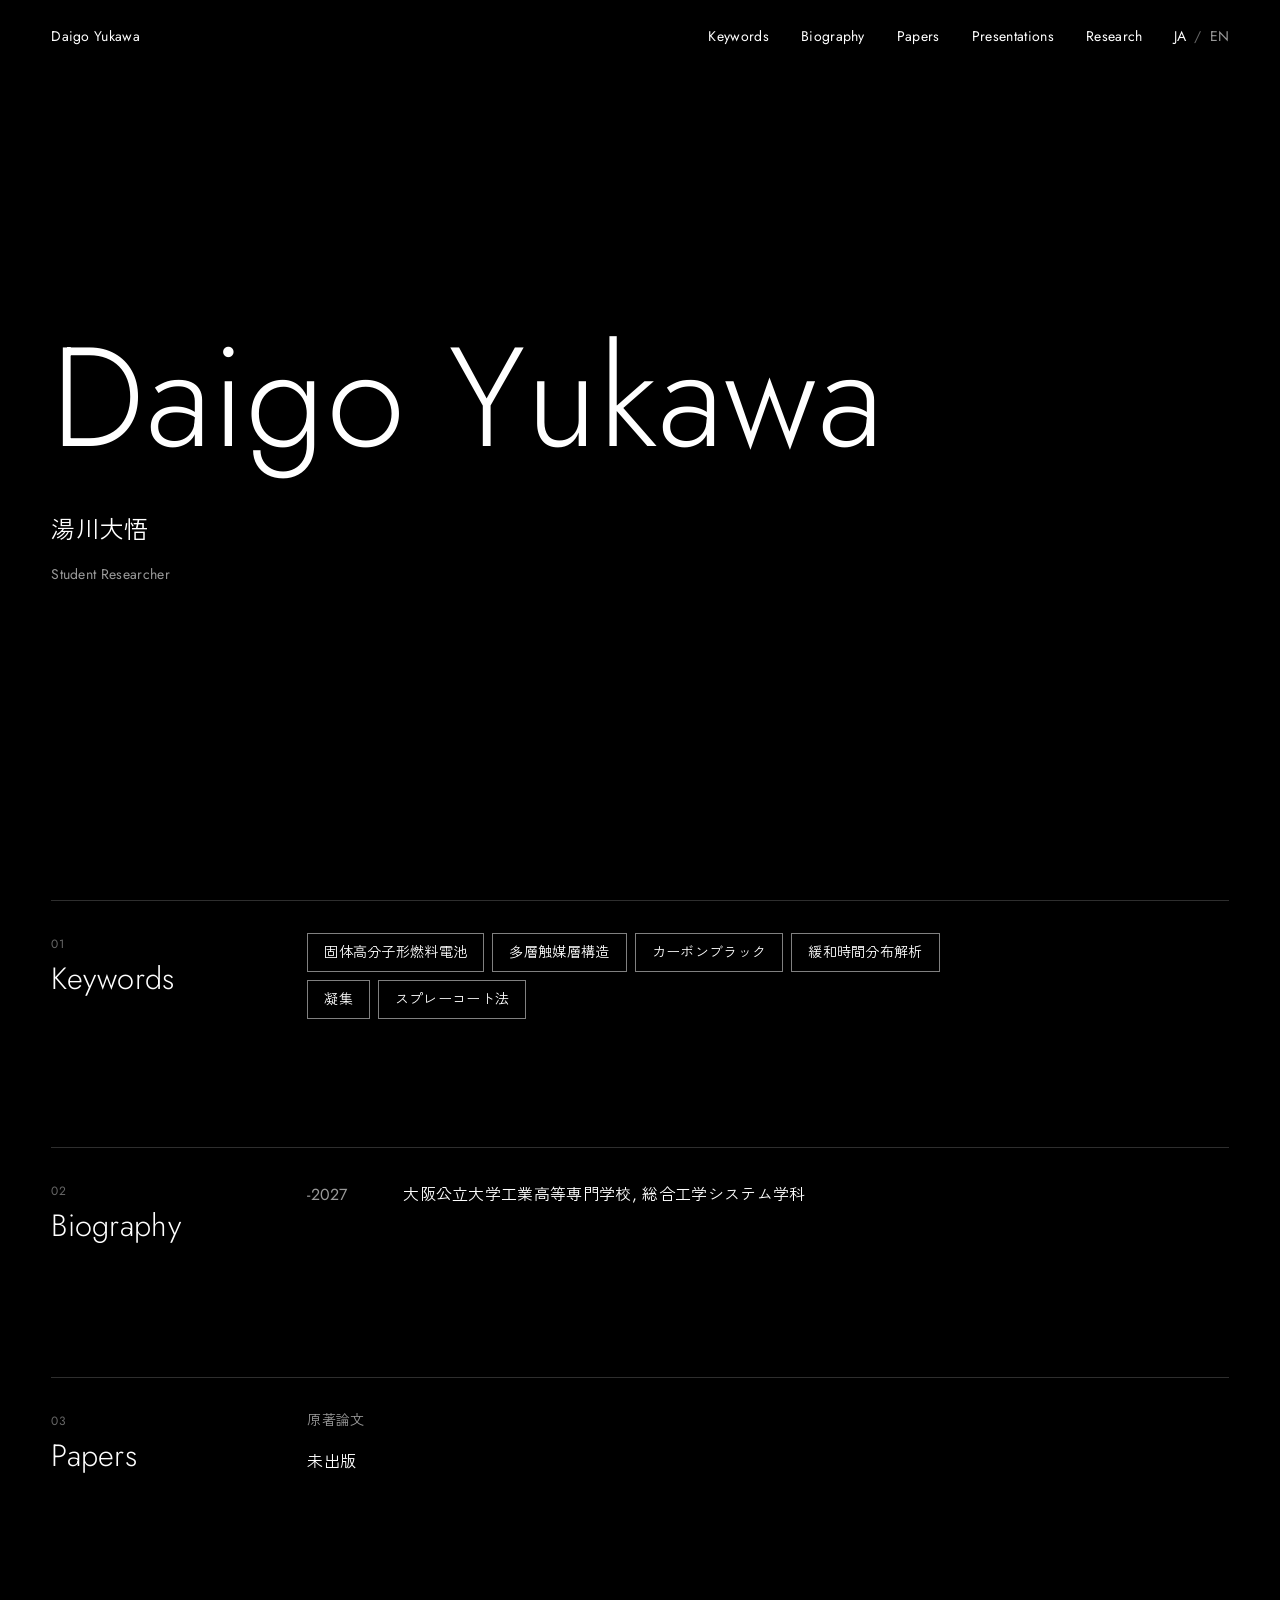
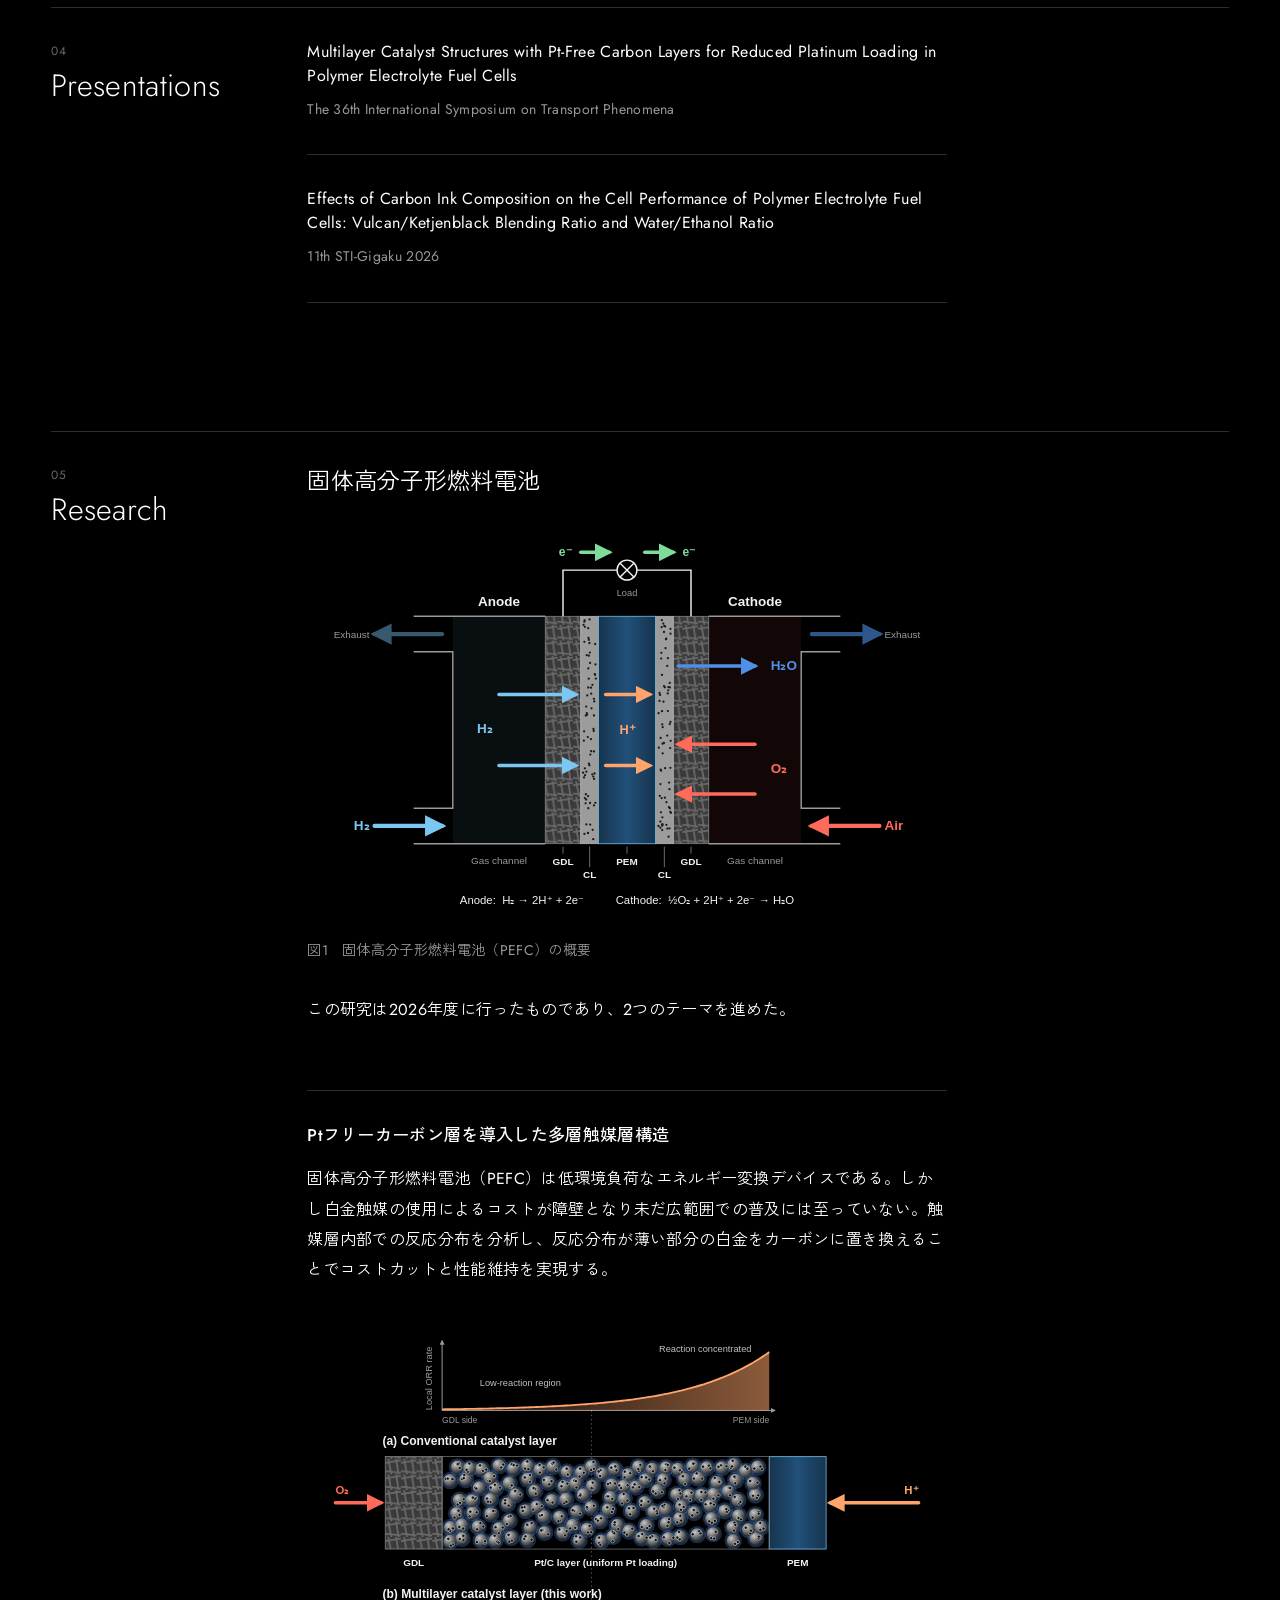
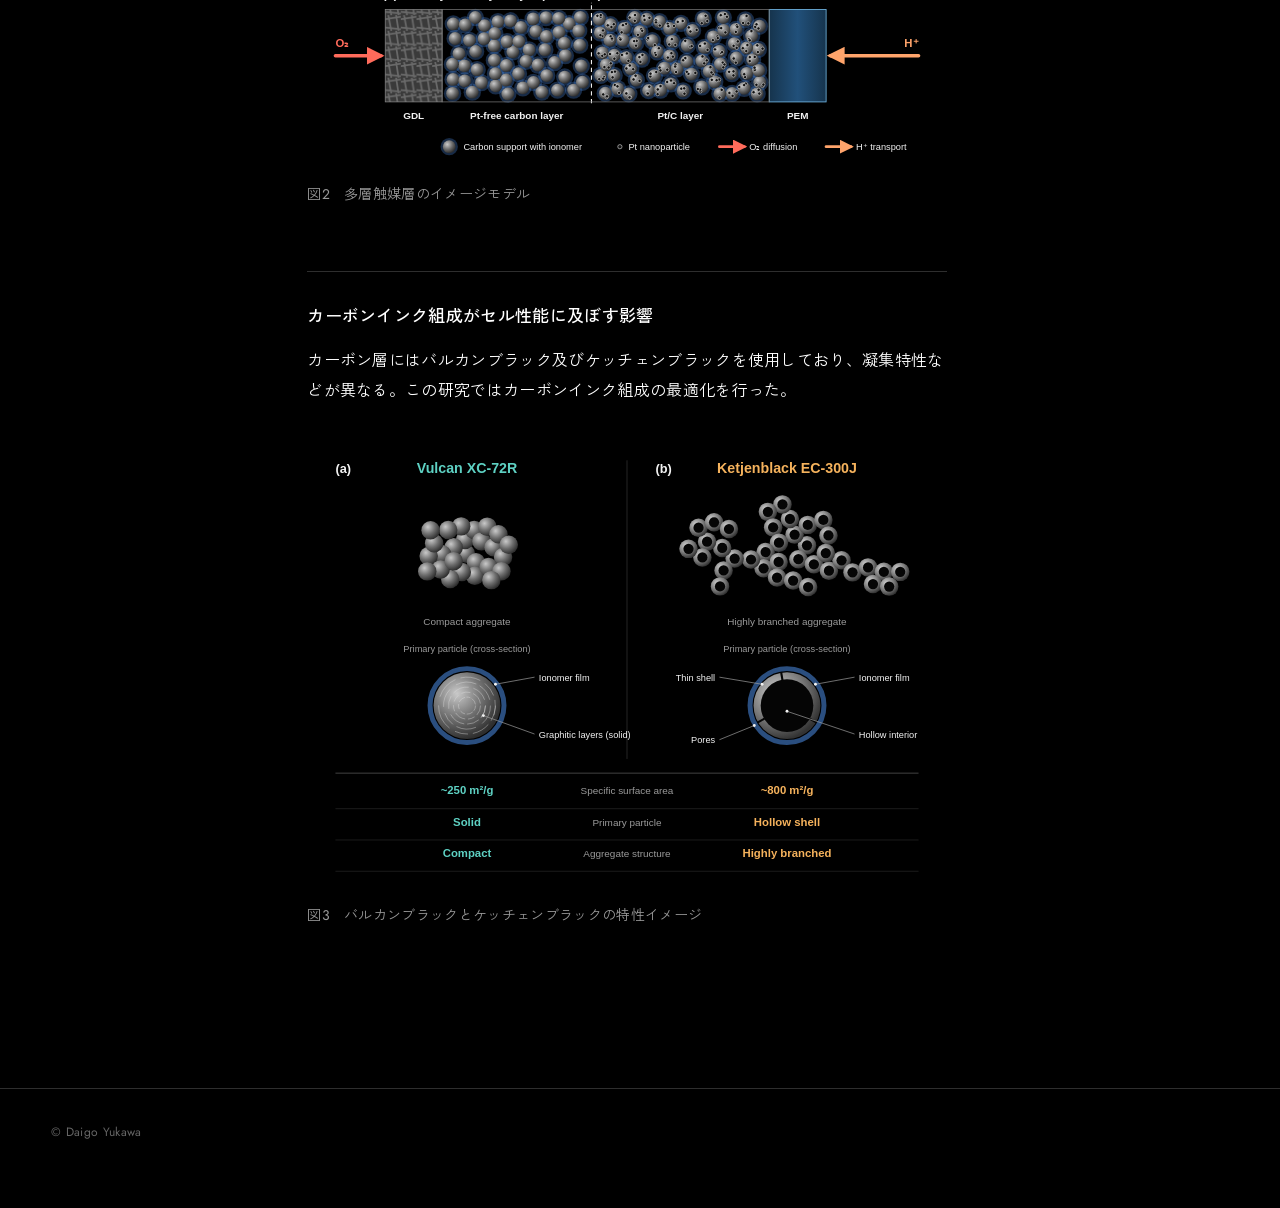
<file: index.html>
<!DOCTYPE html>
<!-- lang="ja" が初期表示の言語。右上の JA / EN ボタンで main.js が切り替えます -->
<html lang="ja">
<head>
  <meta charset="UTF-8">
  <meta name="viewport" content="width=device-width, initial-scale=1">
  <title>Daigo Yukawa | 湯川大悟</title>
  <meta name="description" content="湯川大悟（Daigo Yukawa）— 固体高分子形燃料電池を研究する学生研究者の個人ページ。 / Personal website of Daigo Yukawa, a student researcher working on polymer electrolyte fuel cells.">
  <meta name="theme-color" content="#000000">

  <!-- フォント（Google Fonts）：英数字 Jost / 日本語 Zen Kaku Gothic New -->
  <link rel="preconnect" href="https://fonts.googleapis.com">
  <link rel="preconnect" href="https://fonts.gstatic.com" crossorigin>
  <link rel="stylesheet" href="https://fonts.googleapis.com/css2?family=Jost:wght@300;400;500&family=Zen+Kaku+Gothic+New:wght@400;500&display=swap">

  <!-- スタイル（上から順に読み込む。色やサイズは variables.css で変更） -->
  <link rel="stylesheet" href="css/variables.css">
  <link rel="stylesheet" href="css/base.css">
  <link rel="stylesheet" href="css/layout.css">
  <link rel="stylesheet" href="css/components.css">
  <link rel="stylesheet" href="css/motion.css">
</head>
<body>

  <!--
    【日本語と英語の書き方】
    lang="ja" を付けた要素は日本語表示のときだけ、lang="en" を付けた要素は英語表示のときだけ見えます。
    どちらの言語でも同じ内容（発表タイトルなど）は、lang を付けずに 1 つだけ書けば両方で表示されます。
  -->

  <!-- 画面上端の読み進み線（スクロール量に応じて伸びる） -->
  <div class="scroll-progress" aria-hidden="true"></div>

  <!-- ===== ヘッダー・メニュー ここから ===== -->
  <header class="site-header">
    <a class="site-logo nav-link" href="#top">Daigo Yukawa</a>

    <div class="header-controls">
      <!-- メニュー項目を増やすときは <li> を 1 つコピーし、href を各セクションの id に合わせる -->
      <nav class="site-nav" id="site-nav" aria-label="Menu">
        <ul class="site-nav-list">
          <li><a class="nav-link" href="#keywords">Keywords</a></li>
          <li><a class="nav-link" href="#biography">Biography</a></li>
          <li><a class="nav-link" href="#papers">Papers</a></li>
          <li><a class="nav-link" href="#presentations">Presentations</a></li>
          <li><a class="nav-link" href="#research">Research</a></li>
        </ul>
      </nav>

      <!-- 言語の切り替え（押された方のボタンが白く表示される） -->
      <div class="lang-switch" role="group" aria-label="Language">
        <button class="lang-button nav-link" type="button" data-lang="ja" aria-pressed="true">JA</button>
        <span class="lang-divider" aria-hidden="true">/</span>
        <button class="lang-button nav-link" type="button" data-lang="en" aria-pressed="false">EN</button>
      </div>

      <!-- スマホ表示のときだけ出るボタン（文字は main.js が Menu / Close に切り替え） -->
      <button class="menu-button nav-link" type="button" aria-expanded="false" aria-controls="site-nav">Menu</button>
    </div>
  </header>
  <!-- ===== ヘッダー・メニュー ここまで ===== -->

  <main class="site-main">

    <!-- ===== トップ（名前） ここから ===== -->
    <section class="hero" id="top" aria-label="Top">
      <h1 class="hero-name">Daigo Yukawa</h1>
      <p class="hero-name-ja">湯川大悟</p>
      <p class="hero-title">Student Researcher</p>
    </section>
    <!-- ===== トップ（名前） ここまで ===== -->


    <!-- ===== 研究キーワード ここから ===== -->
    <section class="section" id="keywords" aria-labelledby="keywords-title">
      <header class="section-header">
        <p class="section-number">01</p>
        <h2 class="section-title" id="keywords-title">Keywords</h2>
      </header>
      <div class="section-body">
        <!-- キーワードを追加するときは <li> を 1 つコピーし、日本語と英語を書き換える -->
        <ul class="keyword-list">
          <li class="keyword-item"><span lang="ja">固体高分子形燃料電池</span><span lang="en">Polymer electrolyte fuel cells</span></li>
          <li class="keyword-item"><span lang="ja">多層触媒層構造</span><span lang="en">Multilayer catalyst layer structure</span></li>
          <li class="keyword-item"><span lang="ja">カーボンブラック</span><span lang="en">Carbon black</span></li>
          <li class="keyword-item"><span lang="ja">緩和時間分布解析</span><span lang="en">Distribution of relaxation times analysis</span></li>
          <li class="keyword-item"><span lang="ja">凝集</span><span lang="en">Agglomeration</span></li>
          <li class="keyword-item"><span lang="ja">スプレーコート法</span><span lang="en">Spray coating</span></li>
        </ul>
      </div>
    </section>
    <!-- ===== 研究キーワード ここまで ===== -->


    <!-- ===== 経歴 ここから ===== -->
    <section class="section" id="biography" aria-labelledby="biography-title">
      <header class="section-header">
        <p class="section-number">02</p>
        <h2 class="section-title" id="biography-title">Biography</h2>
      </header>
      <div class="section-body">
        <!-- 経歴を追加するときは <li class="biography-item"> ～ </li> を 1 つコピーする -->
        <ul class="biography-list">
          <li class="biography-item">
            <span class="biography-period">-2027</span>
            <span class="biography-detail" lang="ja">大阪公立大学工業高等専門学校, 総合工学システム学科</span>
            <span class="biography-detail" lang="en">Osaka Metropolitan University College of Technology, Department of Integrated Engineering Systems</span>
          </li>
        </ul>
      </div>
    </section>
    <!-- ===== 経歴 ここまで ===== -->


    <!-- ===== 原著論文 ここから ===== -->
    <section class="section" id="papers" aria-labelledby="papers-title">
      <header class="section-header">
        <p class="section-number">03</p>
        <h2 class="section-title" id="papers-title">Papers</h2>
      </header>
      <div class="section-body">
        <h3 class="paper-category"><span lang="ja">原著論文</span><span lang="en">Full Papers</span></h3>
        <!-- 論文を追加するときは <li class="paper-item"> を 1 つコピーする
             （論文名は英語だけで書けば両方の言語で表示される。
              「未出版」の行は、最初の論文を追加したら削除する） -->
        <ul class="paper-list">
          <li class="paper-item"><span lang="ja">未出版</span><span lang="en">Unpublished</span></li>
        </ul>
      </div>
    </section>
    <!-- ===== 原著論文 ここまで ===== -->


    <!-- ===== 学会発表 ここから ===== -->
    <section class="section" id="presentations" aria-labelledby="presentations-title">
      <header class="section-header">
        <p class="section-number">04</p>
        <h2 class="section-title" id="presentations-title">Presentations</h2>
      </header>
      <div class="section-body">
        <!-- 新しい学会発表を追加するときは <li class="presentation-item"> ～ </li> を 1 つコピーする
             （新しいものを上に置く場合はリストの先頭に貼り付ける。英語だけなので両言語共通） -->
        <ul class="presentation-list">
          <li class="presentation-item">
            <p class="presentation-title">Multilayer Catalyst Structures with Pt-Free Carbon Layers for Reduced Platinum Loading in Polymer Electrolyte Fuel Cells</p>
            <p class="presentation-venue">The 36th International Symposium on Transport Phenomena</p>
          </li>
          <li class="presentation-item">
            <p class="presentation-title">Effects of Carbon Ink Composition on the Cell Performance of Polymer Electrolyte Fuel Cells: Vulcan/Ketjenblack Blending Ratio and Water/Ethanol Ratio</p>
            <p class="presentation-venue">11th STI-Gigaku 2026</p>
          </li>
        </ul>
      </div>
    </section>
    <!-- ===== 学会発表 ここまで ===== -->


    <!-- ===== 研究内容 ここから ===== -->
    <section class="section" id="research" aria-labelledby="research-title">
      <header class="section-header">
        <p class="section-number">05</p>
        <h2 class="section-title" id="research-title">Research</h2>
      </header>

      <!-- ----- 研究内容（日本語） ここから ----- -->
      <div class="section-body" lang="ja">
        <h3 class="research-heading">固体高分子形燃料電池</h3>

        <!-- 図版：画像を差し替えるときは src と alt、figcaption の文章を書き換える -->
        <figure class="research-figure">
          <button class="figure-button" type="button">
            <img class="figure-image" src="images/fig1-pefc.svg" alt="PEFCの断面図。アノードに水素、カソードに空気を供給し、ガス流路・GDL・触媒層（CL）・電解質膜（PEM）を通って水素イオンと電子が移動する様子と、両極の反応式を示す" width="900" height="560">
            <span class="visually-hidden">（拡大表示）</span>
          </button>
          <figcaption class="figure-caption">図1　固体高分子形燃料電池（PEFC）の概要</figcaption>
        </figure>

        <p class="research-text">この研究は2026年度に行ったものであり、2つのテーマを進めた。</p>

        <!-- テーマ1 -->
        <h4 class="research-subheading">Ptフリーカーボン層を導入した多層触媒層構造</h4>
        <p class="research-text">固体高分子形燃料電池（PEFC）は低環境負荷なエネルギー変換デバイスである。しかし白金触媒の使用によるコストが障壁となり未だ広範囲での普及には至っていない。触媒層内部での反応分布を分析し、反応分布が薄い部分の白金をカーボンに置き換えることでコストカットと性能維持を実現する。</p>

        <figure class="research-figure">
          <button class="figure-button" type="button">
            <img class="figure-image" src="images/fig2-multilayer.svg" alt="（a）白金担持量が均一な従来の触媒層と、（b）反応の少ない領域をPtフリーカーボン層に置き換えた多層触媒層を、局所的な酸素還元反応速度の分布とともに比較した図" width="900" height="640">
            <span class="visually-hidden">（拡大表示）</span>
          </button>
          <figcaption class="figure-caption">図2　多層触媒層のイメージモデル</figcaption>
        </figure>

        <!-- テーマ2 -->
        <h4 class="research-subheading">カーボンインク組成がセル性能に及ぼす影響</h4>
        <p class="research-text">カーボン層にはバルカンブラック及びケッチェンブラックを使用しており、凝集特性などが異なる。この研究ではカーボンインク組成の最適化を行った。</p>

        <figure class="research-figure">
          <button class="figure-button" type="button">
            <img class="figure-image" src="images/fig3-carbon-black.svg" alt="（a）バルカンブラック（Vulcan XC-72R）と（b）ケッチェンブラック（Ketjenblack EC-300J）の比較。凝集体構造（コンパクト／高分岐）、一次粒子の断面（中実／中空）、比表面積（約250 m²/g／約800 m²/g）を示す" width="900" height="640">
            <span class="visually-hidden">（拡大表示）</span>
          </button>
          <figcaption class="figure-caption">図3　バルカンブラックとケッチェンブラックの特性イメージ</figcaption>
        </figure>
      </div>
      <!-- ----- 研究内容（日本語） ここまで ----- -->

      <!-- ----- 研究内容（英語） ここから ----- -->
      <div class="section-body" lang="en">
        <h3 class="research-heading">Polymer Electrolyte Fuel Cells</h3>

        <figure class="research-figure">
          <button class="figure-button" type="button">
            <img class="figure-image" src="images/fig1-pefc.svg" alt="Cross-section of a PEFC. Hydrogen is supplied to the anode and air to the cathode; protons and electrons travel through the gas channels, GDL, catalyst layers (CL) and membrane (PEM). The reactions at both electrodes are shown." width="900" height="560">
            <span class="visually-hidden">(enlarge)</span>
          </button>
          <figcaption class="figure-caption">Fig. 1  Overview of a polymer electrolyte fuel cell (PEFC)</figcaption>
        </figure>

        <p class="research-text">This research was carried out in fiscal year 2026 and covered two themes.</p>

        <!-- Theme 1 -->
        <h4 class="research-subheading">Multilayer catalyst layer structures with Pt-free carbon layers</h4>
        <p class="research-text">Polymer electrolyte fuel cells (PEFCs) are energy conversion devices with a low environmental impact. However, the cost of platinum catalysts remains a barrier, and PEFCs have yet to be widely adopted. By analyzing the reaction distribution inside the catalyst layer and replacing platinum with carbon in regions where little reaction occurs, this work aims to reduce cost while maintaining cell performance.</p>

        <figure class="research-figure">
          <button class="figure-button" type="button">
            <img class="figure-image" src="images/fig2-multilayer.svg" alt="Comparison of (a) a conventional catalyst layer with uniform platinum loading and (b) a multilayer catalyst layer in which the low-reaction region is replaced by a Pt-free carbon layer, shown with the local oxygen reduction reaction rate." width="900" height="640">
            <span class="visually-hidden">(enlarge)</span>
          </button>
          <figcaption class="figure-caption">Fig. 2  Schematic model of a multilayer catalyst layer</figcaption>
        </figure>

        <!-- Theme 2 -->
        <h4 class="research-subheading">Effect of carbon ink composition on cell performance</h4>
        <p class="research-text">The carbon layer uses Vulcan black and Ketjenblack, which differ in properties such as agglomeration behavior. In this study, the composition of the carbon ink was optimized.</p>

        <figure class="research-figure">
          <button class="figure-button" type="button">
            <img class="figure-image" src="images/fig3-carbon-black.svg" alt="Comparison of (a) Vulcan XC-72R and (b) Ketjenblack EC-300J: aggregate structure (compact / highly branched), primary particle cross-section (solid / hollow shell) and specific surface area (about 250 m²/g / about 800 m²/g)." width="900" height="640">
            <span class="visually-hidden">(enlarge)</span>
          </button>
          <figcaption class="figure-caption">Fig. 3  Characteristics of Vulcan black and Ketjenblack</figcaption>
        </figure>
      </div>
      <!-- ----- 研究内容（英語） ここまで ----- -->
    </section>
    <!-- ===== 研究内容 ここまで ===== -->

  </main>

  <!-- ===== フッター ここから ===== -->
  <footer class="site-footer">
    <p>© Daigo Yukawa</p>
  </footer>
  <!-- ===== フッター ここまで ===== -->

  <!-- 図版の拡大表示（中身は main.js がクリックされた図から自動で入れる） -->
  <dialog class="lightbox" aria-label="Figure">
    <img class="lightbox-image" alt="">
    <p class="lightbox-caption"></p>
    <button class="lightbox-close nav-link" type="button">Close</button>
  </dialog>

  <script src="js/main.js"></script>
</body>
</html>
</file>
<file: css/variables.css>
/* =========================================================
   variables.css
   サイト全体の「設定値」だけを置くファイルです。
   色・フォント・文字サイズ・余白・アニメーション時間を変えたいときは、
   ここの値を書き換えるだけで全ページに反映されます。
   ========================================================= */

:root {
  /* ----- 色 ----------------------------------------------
     背景と文字の基本色。補助色は白の不透明度を下げて表現します。 */
  --color-background: #000000;       /* 背景 */
  --color-text: #ffffff;             /* 本文・見出し */
  --color-text-muted: rgba(255, 255, 255, 0.6);   /* 日付・学会名・キャプション */
  --color-text-faint: rgba(255, 255, 255, 0.4);   /* 章番号・コピーライトなど */
  --color-line: rgba(255, 255, 255, 0.18);        /* 区切り線 */
  --color-line-strong: rgba(255, 255, 255, 0.5);  /* キーワードの枠線 */
  --color-backdrop: rgba(0, 0, 0, 0.92);          /* 図版拡大時の背景 */

  /* ----- フォント ----------------------------------------
     英数字は Jost、日本語は Zen Kaku Gothic New が自動で使われます。 */
  --font-family-base: "Jost", "Zen Kaku Gothic New", sans-serif;
  --font-weight-light: 300;   /* 名前・英語見出し */
  --font-weight-regular: 400; /* 本文 */
  --font-weight-medium: 500;  /* 小見出し */

  /* ----- 文字サイズ -------------------------------------- */
  --font-size-name: clamp(3rem, 11vw, 10rem);      /* トップの「Daigo Yukawa」 */
  --font-size-name-ja: clamp(1.125rem, 2vw, 1.5rem); /* 湯川大悟 */
  --font-size-section-title: clamp(1.5rem, 2.4vw, 2rem); /* Keywords などの章見出し */
  --font-size-heading: clamp(1.25rem, 1.8vw, 1.5rem);    /* 研究内容の見出し */
  --font-size-subheading: 1.0625rem;  /* 研究内容の小見出し */
  --font-size-body: 1rem;             /* 本文 */
  --font-size-small: 0.875rem;        /* 学会名・キャプション・メニュー */
  --font-size-tiny: 0.75rem;          /* 章番号・コピーライト */
  --font-size-menu-overlay: 2rem;     /* スマホの全画面メニューの項目 */

  /* ----- 行間・字間・行の長さ ---------------------------- */
  --line-height-body: 1.9;     /* 日本語本文の行間 */
  --line-height-body-en: 1.7;  /* 英語表示のときの本文の行間 */
  --line-height-tight: 1.1;    /* 名前など大きな文字 */
  --line-height-heading: 1.5;  /* 見出し・英語タイトル */
  --letter-spacing-body: 0.02em;
  --letter-spacing-name: 0.01em;
  --measure: 40em;             /* 1 行の最大長（全角 40 字程度） */

  /* ----- 余白 --------------------------------------------- */
  --space-2xs: 0.25rem;
  --space-xs: 0.5rem;
  --space-s: 1rem;
  --space-m: 2rem;
  --space-l: 4rem;
  --space-xl: 8rem;
  --page-gutter: clamp(1rem, 4vw, 3.5rem);  /* 画面左右の余白（スマホで 16px） */
  --section-spacing: clamp(5rem, 10vw, 9rem); /* セクション同士の間隔 */
  --section-heading-width: 14rem;           /* デスクトップ時の見出し列の幅 */
  --content-max-width: 90rem;               /* ページ全体の最大幅 */

  /* ----- 線・部品のサイズ -------------------------------- */
  --line-width: 1px;              /* 区切り線・下線・枠線の太さ */
  --progress-height: 1px;         /* 上端の読み進み線の太さ */
  --header-height: 4.5rem;        /* ヘッダーの高さ */
  --focus-offset: 4px;            /* キーボード操作時の枠の離れ具合 */
  --keyword-padding: 0.5rem 1rem; /* キーワードの内側余白 */
  --biography-period-width: 5em;  /* 経歴の年の列の幅 */
  --lightbox-image-max-height: 80vh;
  --lightbox-image-max-width: 92vw;

  /* ----- 重なり順 ----------------------------------------- */
  --z-menu: 50;
  --z-header: 60;
  --z-progress: 70;

  /* ----- アニメーション時間 ------------------------------ */
  --duration-fast: 200ms;      /* キーワード反転など */
  --duration-base: 400ms;      /* 下線・メニューのフェード */
  --duration-slow: 900ms;      /* 名前の 1 文字の現れ方 */
  --name-char-delay: 70ms;     /* 名前の文字が次に現れるまでの間隔 */
  --name-start-delay: 200ms;   /* 読み込みから名前が現れ始めるまで */
  --menu-item-delay: 60ms;     /* メニュー項目がずれて現れる間隔 */
  --menu-item-shift: 0.75rem;  /* メニュー項目が動く距離 */
  --name-char-shift: 0.15em;   /* 名前の文字が動く距離 */
  --easing: cubic-bezier(0.22, 1, 0.36, 1); /* 動きの加減速 */
}
</file>
<file: css/base.css>
/* =========================================================
   base.css
   ブラウザごとの差をなくすリセットと、要素の基本スタイル。
   ========================================================= */

/* ----- リセット ----------------------------------------- */
*,
*::before,
*::after {
  box-sizing: border-box;
}

body,
h1,
h2,
h3,
h4,
p,
ul,
figure {
  margin: 0;
}

ul {
  padding: 0;
  list-style: none;
}

img {
  display: block;
  max-width: 100%;
  height: auto;
}

button {
  font: inherit;
  color: inherit;
  background: none;
  border: 0;
  padding: 0;
  cursor: pointer;
}

/* ----- ページ全体 --------------------------------------- */
html {
  background-color: var(--color-background);
  -webkit-text-size-adjust: 100%;
  text-size-adjust: 100%;
}

body {
  background-color: var(--color-background);
  color: var(--color-text);
  font-family: var(--font-family-base);
  font-weight: var(--font-weight-regular);
  font-size: var(--font-size-body);
  line-height: var(--line-height-body);
  letter-spacing: var(--letter-spacing-body);
  -webkit-font-smoothing: antialiased;
  -moz-osx-font-smoothing: grayscale;
}

/* ----- 日本語／英語の表示切り替え ---------------------
   <html lang="ja"> のときは lang="en" の要素を隠し、
   <html lang="en"> のときは lang="ja" の要素を隠します。 */
html[lang="ja"] [lang="en"],
html[lang="en"] [lang="ja"] {
  display: none;
}

/* 英語表示のときは行間を少し詰める */
html[lang="en"] body {
  line-height: var(--line-height-body-en);
}

/* ----- 見出し ------------------------------------------- */
h1,
h2,
h3,
h4 {
  font-weight: var(--font-weight-light);
  line-height: var(--line-height-heading);
}

/* ----- リンク ------------------------------------------- */
a {
  color: inherit;
  text-decoration: none;
}

/* ----- キーボード操作時のフォーカス表示 ---------------- */
:focus-visible {
  outline: var(--line-width) solid var(--color-text);
  outline-offset: var(--focus-offset);
}

/* ----- 画面には出さず読み上げだけするテキスト ---------- */
.visually-hidden {
  position: absolute;
  width: 1px;
  height: 1px;
  margin: -1px;
  padding: 0;
  overflow: hidden;
  clip: rect(0 0 0 0);
  white-space: nowrap;
  border: 0;
}
</file>
<file: css/layout.css>
/* =========================================================
   layout.css
   ヘッダー、メニュー、トップ、各セクションの「配置」を決めるファイル。
   ※ 768px は「スマホ／デスクトップ表示の切り替え幅」です。
     CSS の仕様上メディアクエリには変数が使えないため、ここだけ数値で書いています。
   ========================================================= */

/* ----- ヘッダー（画面上部に固定） ---------------------- */
.site-header {
  position: fixed;
  top: 0;
  left: 0;
  right: 0;
  z-index: var(--z-header);
  display: flex;
  align-items: center;
  justify-content: space-between;
  gap: var(--space-m);
  height: var(--header-height);
  padding: 0 var(--page-gutter);
  background-color: var(--color-background);
}

/* 左上の小さな名前（トップへ戻るリンク） */
.site-logo {
  font-size: var(--font-size-small);
  font-weight: var(--font-weight-regular);
}

/* 右側のまとまり（メニュー・言語切り替え・Menu ボタン） */
.header-controls {
  display: flex;
  align-items: center;
  gap: var(--space-m);
}

/* ----- メニュー（デスクトップ：横並びの小さなリンク） -- */
.site-nav-list {
  display: flex;
  flex-wrap: wrap;
  justify-content: flex-end;
  gap: var(--space-xs) var(--space-m);
  font-size: var(--font-size-small);
}

/* 「Menu / Close」ボタンはデスクトップでは隠す */
.menu-button {
  display: none;
  font-size: var(--font-size-small);
}

/* ----- メニュー（スマホ：全画面オーバーレイ） ---------- */
@media (max-width: 768px) {
  .menu-button {
    display: block;
  }

  /* 左上の名前・言語切り替え・Menu/Close ボタンをオーバーレイより手前に出す */
  .site-logo,
  .lang-switch,
  .menu-button {
    position: relative;
    z-index: var(--z-header);
  }

  .site-nav {
    position: fixed;
    inset: 0;
    z-index: var(--z-menu);
    display: flex;
    align-items: center;
    padding: var(--header-height) var(--page-gutter);
    background-color: var(--color-background);
    opacity: 0;
    visibility: hidden;
  }

  .site-nav-list {
    flex-direction: column;
    justify-content: flex-start;
    gap: var(--space-s);
    font-size: var(--font-size-menu-overlay);
    font-weight: var(--font-weight-light);
  }

  /* メニューが開いている状態（main.js が body に付けるクラス） */
  .is-menu-open .site-nav {
    opacity: 1;
    visibility: visible;
  }

  .is-menu-open {
    overflow: hidden;
  }
}

/* ----- 読み進み具合の線（画面上端） -------------------- */
.scroll-progress {
  position: fixed;
  top: 0;
  left: 0;
  z-index: var(--z-progress);
  width: 100%;
  height: var(--progress-height);
  background-color: var(--color-text);
  transform-origin: left center;
  transform: scaleX(var(--scroll-progress, 0));
}

/* ----- ページ本体 --------------------------------------- */
.site-main {
  max-width: var(--content-max-width);
  margin: 0 auto;
  padding: 0 var(--page-gutter);
}

/* ----- トップ（名前） ----------------------------------- */
.hero {
  display: flex;
  flex-direction: column;
  justify-content: center;
  min-height: 100vh;
  min-height: 100svh;
  padding: var(--header-height) 0 var(--space-l);
}

/* ----- 各セクション（見出し列 + 本文列の 2 カラム） ---- */
.section {
  display: grid;
  grid-template-columns: var(--section-heading-width) minmax(0, 1fr);
  gap: var(--space-m);
  padding: var(--space-m) 0 var(--section-spacing);
  border-top: var(--line-width) solid var(--color-line);
  scroll-margin-top: var(--header-height);
}

.section-body {
  max-width: var(--measure);
}

/* スマホでは見出しを本文の上に置く 1 カラム */
@media (max-width: 768px) {
  .section {
    grid-template-columns: minmax(0, 1fr);
    gap: var(--space-m);
  }
}

/* ----- フッター ----------------------------------------- */
.site-footer {
  max-width: var(--content-max-width);
  margin: 0 auto;
  padding: var(--space-m) var(--page-gutter) var(--space-l);
  border-top: var(--line-width) solid var(--color-line);
  color: var(--color-text-faint);
  font-size: var(--font-size-tiny);
}
</file>
<file: css/components.css>
/* =========================================================
   components.css
   キーワード、経歴・業績リスト、図版などの「部品」の見た目。
   ========================================================= */

/* ----- トップの名前 ------------------------------------- */
.hero-name {
  font-size: var(--font-size-name);
  font-weight: var(--font-weight-light);
  line-height: var(--line-height-tight);
  letter-spacing: var(--letter-spacing-name);
}

/* 名前を 1 文字ずつ動かすための入れ物（main.js が作ります） */
.hero-name-word {
  display: inline-block;
  white-space: nowrap;
}

.hero-name-char {
  display: inline-block;
}

.hero-name-ja {
  margin-top: var(--space-m);
  font-size: var(--font-size-name-ja);
  font-weight: var(--font-weight-regular);
}

.hero-title {
  margin-top: var(--space-xs);
  color: var(--color-text-muted);
  font-size: var(--font-size-small);
}

/* ----- セクション見出し（Keywords など） --------------- */
.section-number {
  color: var(--color-text-faint);
  font-size: var(--font-size-tiny);
}

.section-title {
  font-size: var(--font-size-section-title);
}

/* ----- ナビのリンク（下線は motion.css で動かします） -- */
.nav-link {
  position: relative;
}

.nav-link::after {
  content: "";
  position: absolute;
  left: 0;
  bottom: 0;
  width: 100%;
  height: var(--line-width);
  background-color: currentColor;
  transform: scaleX(0);
  transform-origin: left center;
}

/* ----- 言語切り替え（JA / EN） ------------------------ */
.lang-switch {
  display: flex;
  align-items: center;
  gap: var(--space-xs);
  font-size: var(--font-size-small);
}

.lang-button {
  color: var(--color-text-muted);
}

/* 選ばれている言語は白で表示 */
.lang-button[aria-pressed="true"] {
  color: var(--color-text);
}

.lang-divider {
  color: var(--color-text-faint);
}

/* ----- 研究キーワード ----------------------------------- */
.keyword-list {
  display: flex;
  flex-wrap: wrap;
  gap: var(--space-xs);
}

.keyword-item {
  padding: var(--keyword-padding);
  border: var(--line-width) solid var(--color-line-strong);
  font-size: var(--font-size-small);
  line-height: var(--line-height-heading);
}

/* ----- 経歴 --------------------------------------------- */
.biography-item {
  display: grid;
  grid-template-columns: var(--biography-period-width) minmax(0, 1fr);
  gap: var(--space-s);
}

.biography-period {
  color: var(--color-text-muted);
}

/* ----- 原著論文 ----------------------------------------- */
.paper-category {
  margin-bottom: var(--space-s);
  color: var(--color-text-muted);
  font-size: var(--font-size-small);
  font-weight: var(--font-weight-regular);
}

.paper-item + .paper-item {
  margin-top: var(--space-m);
}

/* ----- 学会発表 ----------------------------------------- */
.presentation-item {
  padding: var(--space-m) 0;
  border-bottom: var(--line-width) solid var(--color-line);
}

.presentation-item:first-child {
  padding-top: 0;
}

.presentation-title {
  line-height: var(--line-height-heading);
}

.presentation-venue {
  margin-top: var(--space-xs);
  color: var(--color-text-muted);
  font-size: var(--font-size-small);
}

/* ----- 研究内容の文章 ----------------------------------- */
.research-heading {
  margin-bottom: var(--space-m);
  font-size: var(--font-size-heading);
  font-weight: var(--font-weight-regular);
}

.research-subheading {
  margin: var(--space-l) 0 var(--space-s);
  padding-top: var(--space-m);
  border-top: var(--line-width) solid var(--color-line);
  font-size: var(--font-size-subheading);
  font-weight: var(--font-weight-medium);
}

.research-text + .research-text {
  margin-top: var(--space-s);
}

/* ----- 図版 --------------------------------------------- */
.research-figure {
  margin: var(--space-m) 0;
}

/* 図版をクリックできるボタン（拡大表示用） */
.figure-button {
  display: block;
  width: 100%;
  cursor: zoom-in;
}

.figure-image {
  width: 100%;
}

.figure-caption {
  margin-top: var(--space-xs);
  color: var(--color-text-muted);
  font-size: var(--font-size-small);
}

/* ----- 図版の拡大表示（ライトボックス） ---------------- */
.lightbox {
  max-width: none;
  max-height: none;
  padding: var(--space-s);
  border: 0;
  background: none;
  color: var(--color-text);
}

.lightbox::backdrop {
  background-color: var(--color-backdrop);
}

.lightbox-image {
  width: var(--lightbox-image-max-width);
  max-height: var(--lightbox-image-max-height);
  margin: 0 auto;
  object-fit: contain;
}

.lightbox-caption {
  margin-top: var(--space-xs);
  color: var(--color-text-muted);
  font-size: var(--font-size-small);
  text-align: center;
}

.lightbox-close {
  display: block;
  width: fit-content;
  margin: var(--space-s) auto 0;
  font-size: var(--font-size-small);
}
</file>
<file: css/motion.css>
/* =========================================================
   motion.css
   マイクロインタラクションとアニメーション。
   速さは variables.css の --duration-* で調整できます。

   動きはすべて「@media (prefers-reduced-motion: no-preference)」の中に書いています。
   OS で「視差効果を減らす／アニメーションを減らす」を選んでいる人には
   この中身が適用されず、動きのない表示になります。
   ========================================================= */

/* ----- 研究キーワード：ホバーで白黒反転 ----------------
   （色が変わるだけなので、動きを減らす設定でも有効） */
.keyword-item:hover {
  background-color: var(--color-text);
  color: var(--color-background);
  border-color: var(--color-text);
}

/* ----- ナビのリンク：下線を表示 ------------------------
   （動きを減らす設定では、伸びずにそのまま現れる） */
.nav-link:hover::after,
.nav-link:focus-visible::after {
  transform: scaleX(1);
}

@media (prefers-reduced-motion: no-preference) {
  /* ----- ページ内リンクでなめらかにスクロール ---------- */
  html {
    scroll-behavior: smooth;
  }

  /* ----- 名前が 1 文字ずつ現れる（読み込み時に一度だけ） */
  @keyframes name-char-in {
    from {
      opacity: 0;
      transform: translateY(var(--name-char-shift));
    }
    to {
      opacity: 1;
      transform: none;
    }
  }

  .hero-name-char {
    opacity: 0;
    animation: name-char-in var(--duration-slow) var(--easing) forwards;
    /* --char-index は main.js が 0, 1, 2… と文字ごとに設定します */
    animation-delay: calc(var(--name-start-delay) + var(--name-char-delay) * var(--char-index, 0));
  }

  /* ----- ナビのリンク：下線が左から右へ伸びる ---------- */
  .nav-link::after {
    transition: transform var(--duration-base) var(--easing);
  }

  /* ----- 研究キーワード：反転をなめらかに -------------- */
  .keyword-item {
    transition:
      background-color var(--duration-fast) ease,
      color var(--duration-fast) ease,
      border-color var(--duration-fast) ease;
  }

  /* ----- 図版：ホバーで少しだけ明るさを落とす ---------- */
  .figure-image {
    transition: opacity var(--duration-base) ease;
  }

  .figure-button:hover .figure-image {
    opacity: 0.8;
  }

  /* ----- ライトボックス：フェードして現れる ------------ */
  @keyframes lightbox-in {
    from {
      opacity: 0;
    }
    to {
      opacity: 1;
    }
  }

  .lightbox[open],
  .lightbox[open]::backdrop {
    animation: lightbox-in var(--duration-base) ease;
  }
}

/* ----- スマホメニュー：フェード＋項目が少しずつずれて現れる */
@media (max-width: 768px) and (prefers-reduced-motion: no-preference) {
  .site-nav {
    transition:
      opacity var(--duration-base) ease,
      visibility var(--duration-base) ease;
  }

  .site-nav-list > li {
    opacity: 0;
    transform: translateY(var(--menu-item-shift));
    transition:
      opacity var(--duration-base) var(--easing),
      transform var(--duration-base) var(--easing);
  }

  .is-menu-open .site-nav-list > li {
    opacity: 1;
    transform: none;
  }

  /* 項目ごとの遅れ（メニュー項目を増やしたらここにも 1 行追加） */
  .is-menu-open .site-nav-list > li:nth-child(1) { transition-delay: calc(var(--menu-item-delay) * 1); }
  .is-menu-open .site-nav-list > li:nth-child(2) { transition-delay: calc(var(--menu-item-delay) * 2); }
  .is-menu-open .site-nav-list > li:nth-child(3) { transition-delay: calc(var(--menu-item-delay) * 3); }
  .is-menu-open .site-nav-list > li:nth-child(4) { transition-delay: calc(var(--menu-item-delay) * 4); }
  .is-menu-open .site-nav-list > li:nth-child(5) { transition-delay: calc(var(--menu-item-delay) * 5); }
  .is-menu-open .site-nav-list > li:nth-child(6) { transition-delay: calc(var(--menu-item-delay) * 6); }
}
</file>
